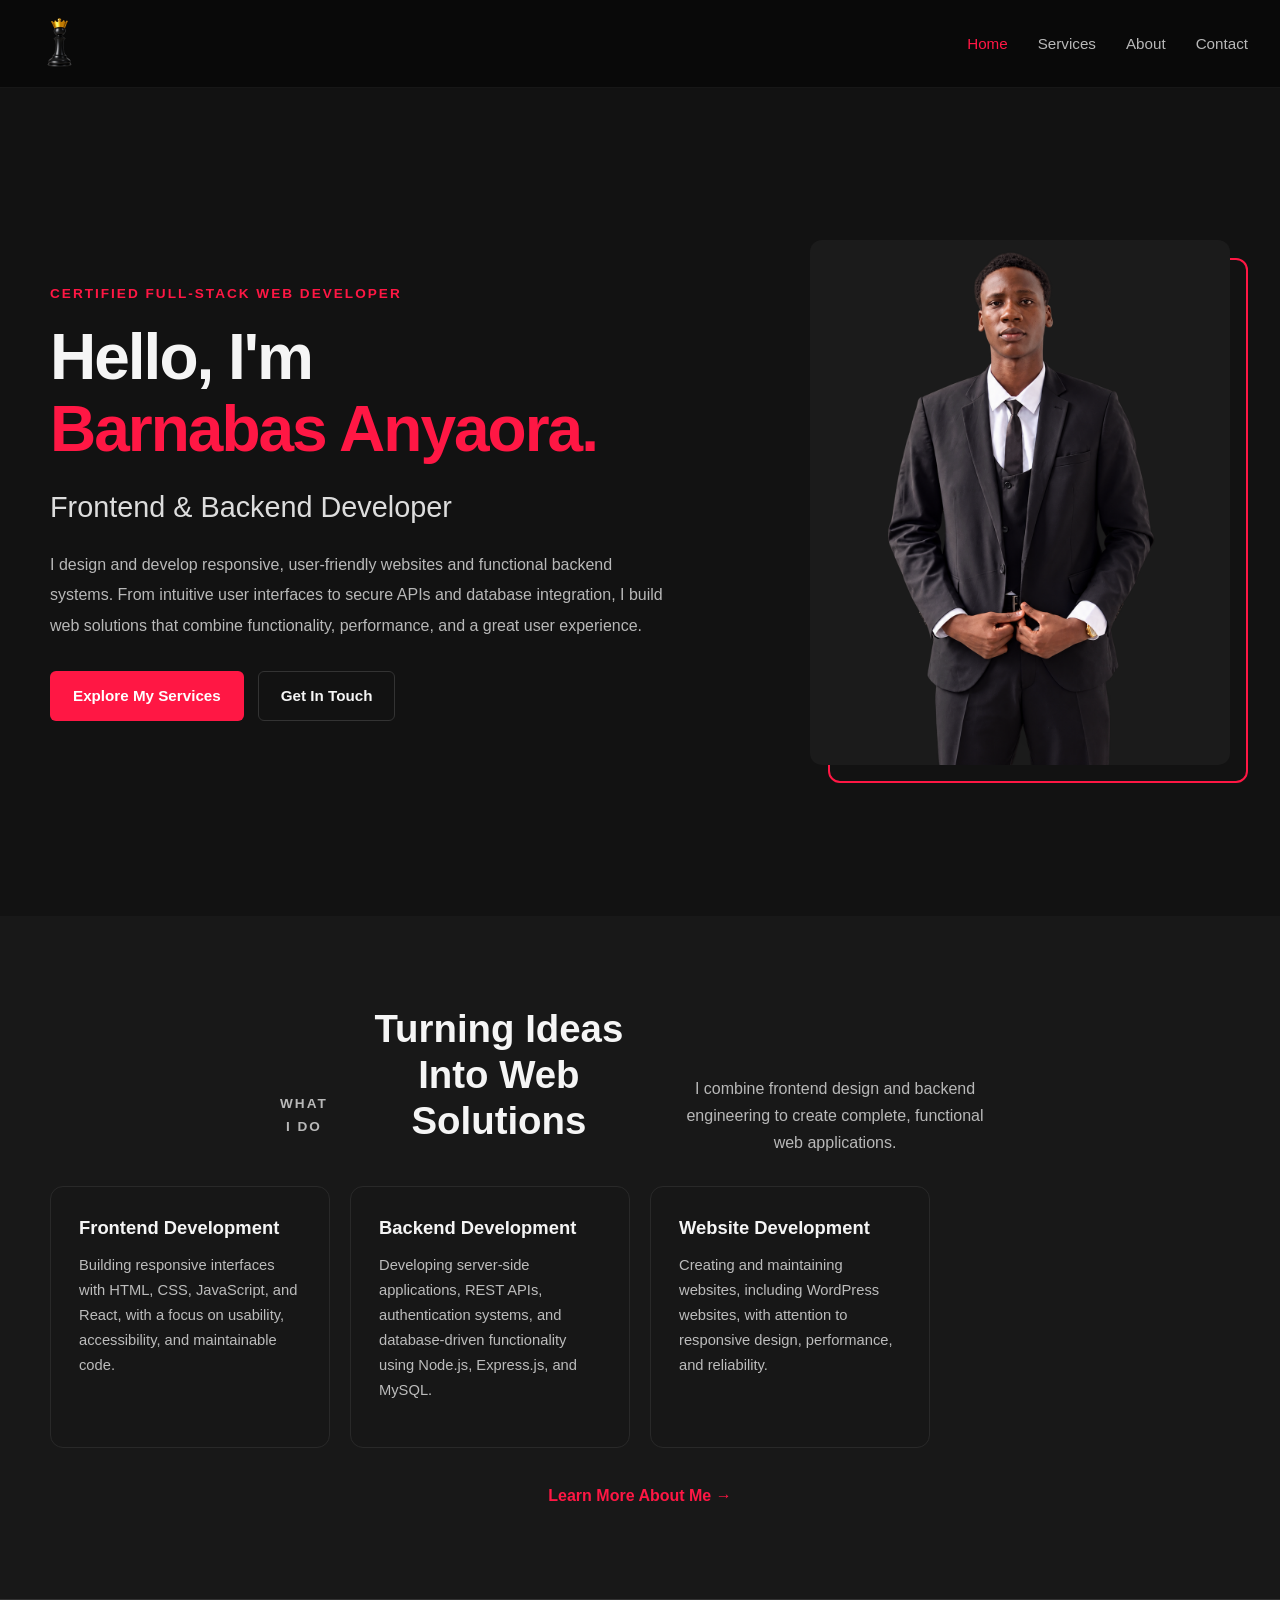
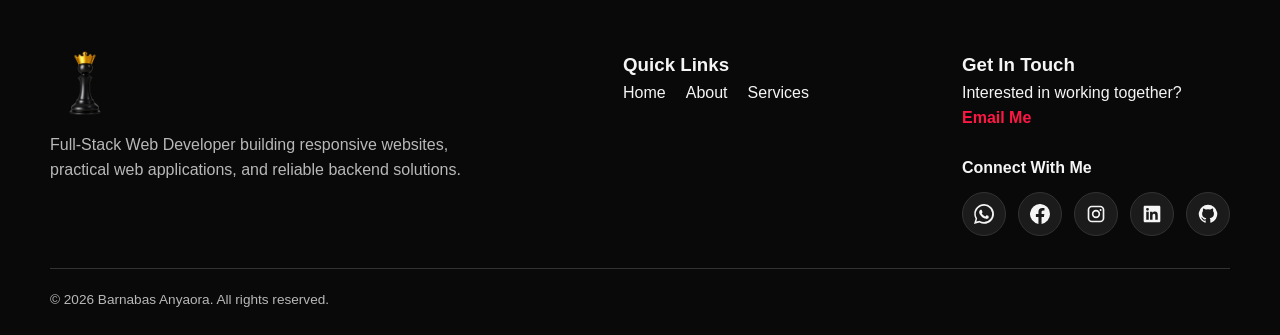
<file: index.html>
<!DOCTYPE html>
<html lang="en">
<head>
    <meta charset="UTF-8">
    <meta name="viewport" content="width=device-width, initial-scale=1.0">

    <meta name="description" content="Portfolio of Barnabas Anyaora, a certified Full-Stack Web Developer specializing in responsive interfaces, backend development, and REST APIs.">

    <meta name="author" content="Barnabas Anyaora">

    <title>Barnabas Anyaora | Full-Stack Web Developer</title>

    <link rel="stylesheet" href="css/style.css">
    <script type="module" src="js/main.js"></script>
</head>

<body>

    <!-- Reusable navigation -->
    <div id="navbar"></div>

    <main>

        <!-- Hero section -->
        <section class="hero">

            <div class="hero-content">

                <p class="hero-greeting">
                    CERTIFIED FULL-STACK WEB DEVELOPER
                </p>

                <h1>
                    Hello, I'm<br>
                    <span>Barnabas Anyaora.</span>
                </h1>

                <h2>
                    Frontend &amp; Backend Developer
                </h2>

                <p class="hero-description">
                    I design and develop responsive, user-friendly websites
                    and functional backend systems. From intuitive user
                    interfaces to secure APIs and database integration,
                    I build web solutions that combine functionality,
                    performance, and a great user experience.
                </p>

                <div class="hero-buttons">

                    <a href="services.html" class="btn btn-primary">
                        Explore My Services
                    </a>

                    <a href="#contact" class="btn btn-secondary">
                        Get In Touch
                    </a>

                </div>

            </div>

            <!-- Developer portrait -->
            <div class="hero-image">
                <img
                    src="images/profile.png"
                    alt="Barnabas Anyaora, Full-Stack Web Developer"
                >
            </div>

        </section>

        <!-- Technical expertise -->
        <section class="expertise">

            <div class="section-heading">
                <p class="section-label">WHAT I DO</p>
                <h2>Turning Ideas Into Web Solutions</h2>
                <p>
                    I combine frontend design and backend engineering
                    to create complete, functional web applications.
                </p>
            </div>

            <div class="expertise-grid">

                <article class="expertise-card">
                    <h3>Frontend Development</h3>
                    <p>
                        Building responsive interfaces with HTML, CSS,
                        JavaScript, and React, with a focus on usability,
                        accessibility, and maintainable code.
                    </p>
                </article>

                <article class="expertise-card">
                    <h3>Backend Development</h3>
                    <p>
                        Developing server-side applications, REST APIs,
                        authentication systems, and database-driven
                        functionality using Node.js, Express.js, and MySQL.
                    </p>
                </article>

                <article class="expertise-card">
                    <h3>Website Development</h3>
                    <p>
                        Creating and maintaining websites, including
                        WordPress websites, with attention to responsive
                        design, performance, and reliability.
                    </p>
                </article>

            </div>

            <a href="about.html" class="text-link">
                Learn More About Me →
            </a>

        </section>

    </main>

    <!-- Reusable contact footer -->
    <div id="footer"></div>

</body>
</html>
</file>
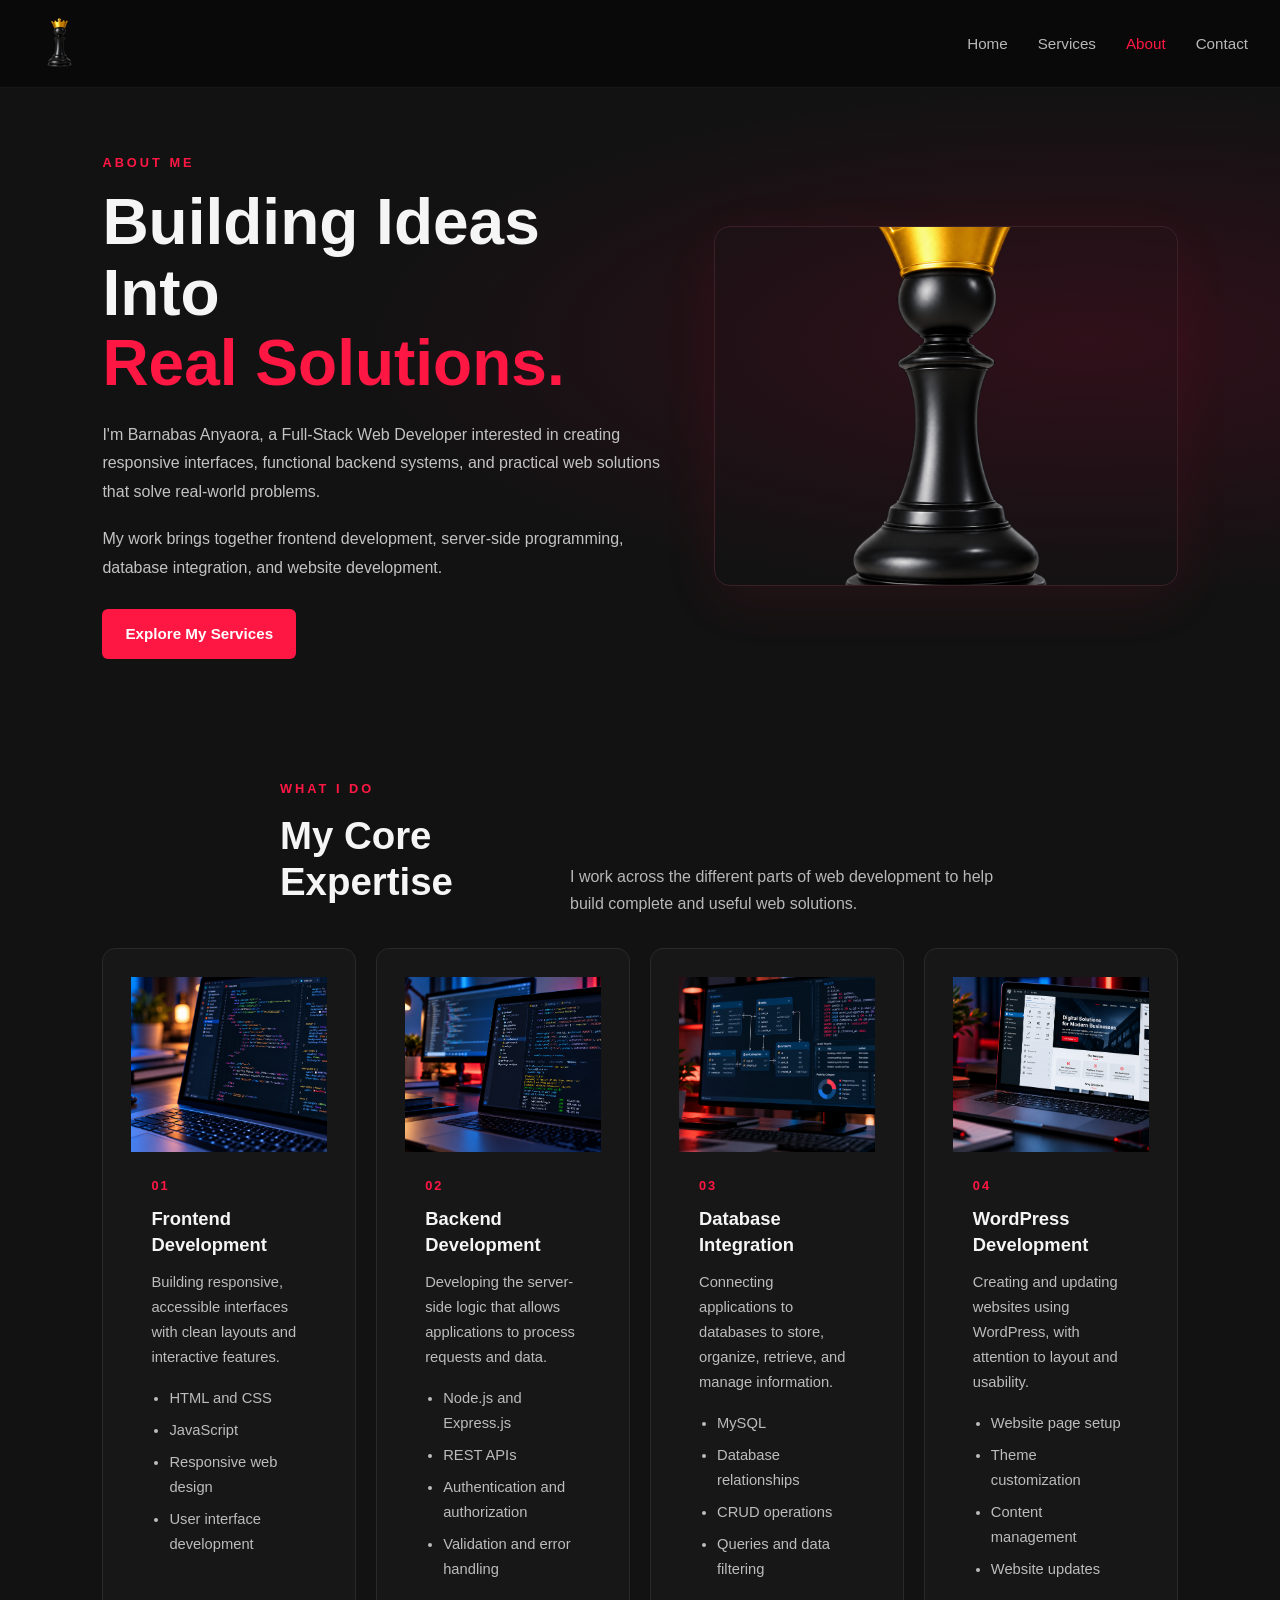
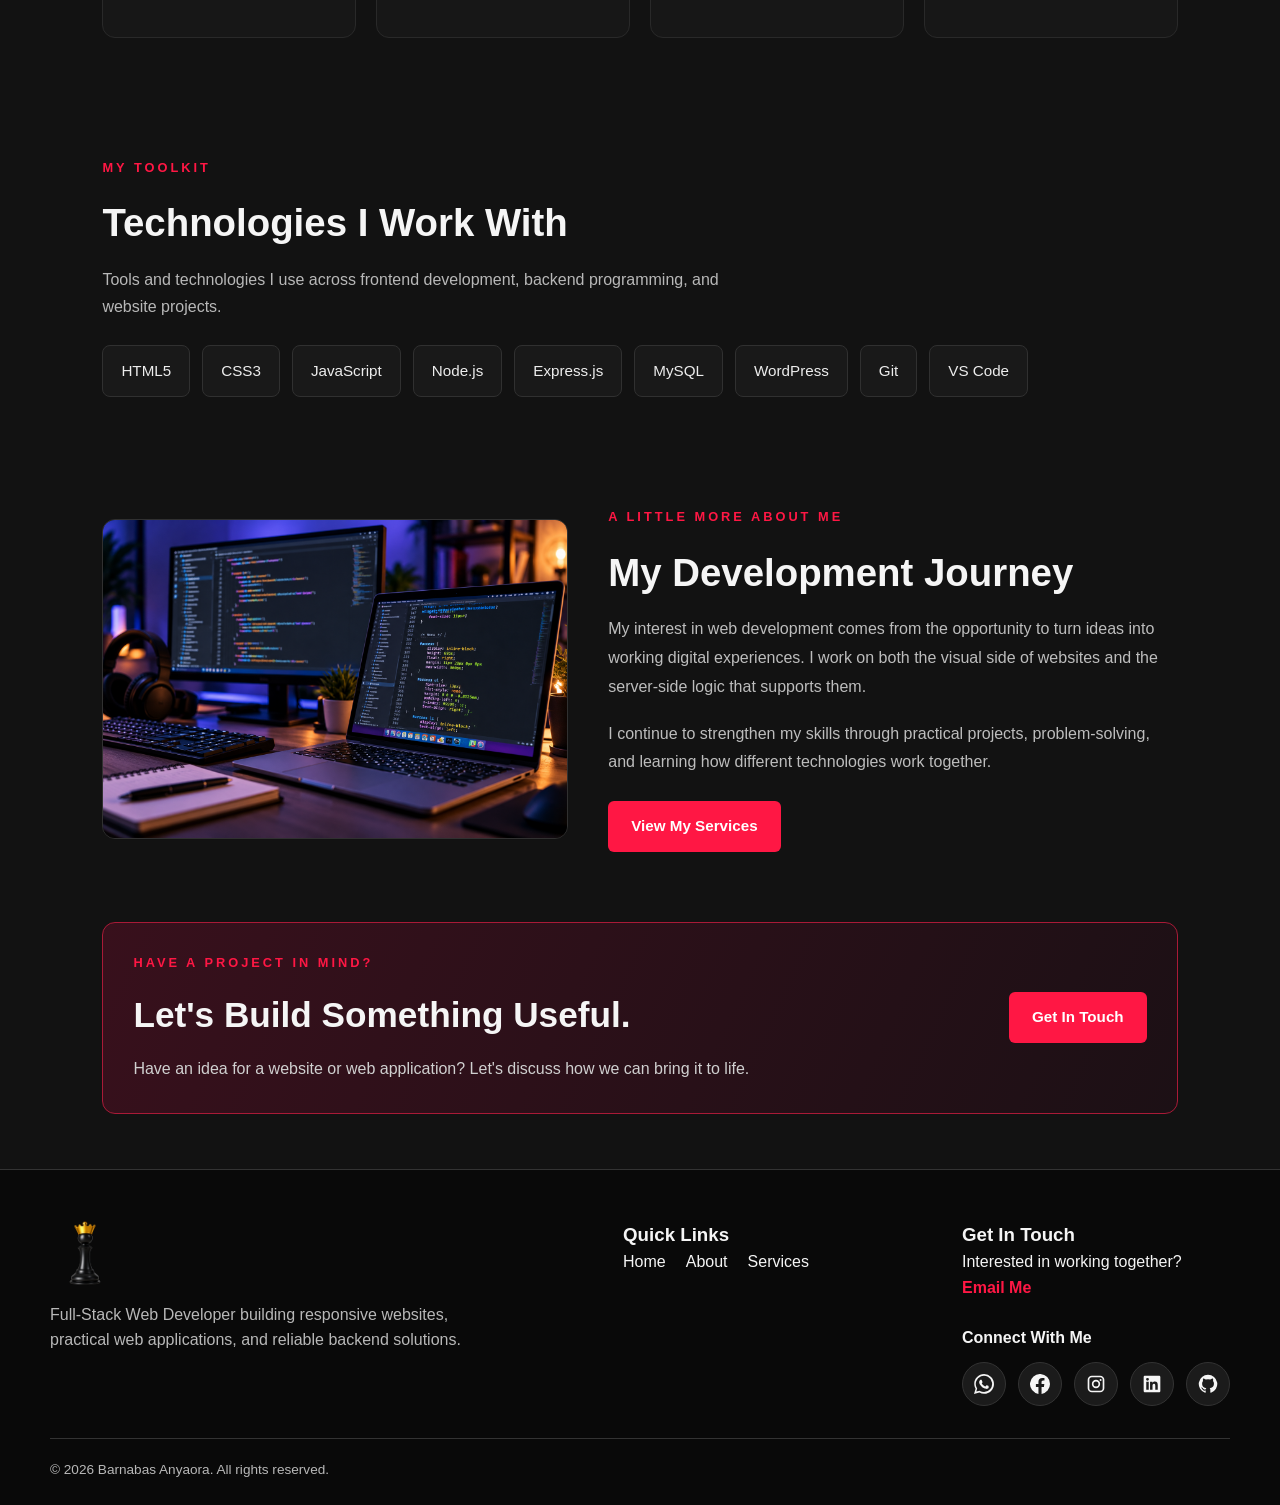
<file: about.html>
<!DOCTYPE html>
<html lang="en">
<head>
    <meta charset="UTF-8">
    <meta name="viewport" content="width=device-width, initial-scale=1.0">
    <meta name="description" content="Learn about Barnabas Anyaora, his web development skills, tools, and approach to building web solutions.">

    <title>About Me | Barnabas Anyaora</title>

    <link rel="stylesheet" href="css/style.css">
    <script type="module" src="js/main.js"></script>
</head>
<body>

    <div id="navbar"></div>

    <main>
        <!-- ABOUT INTRODUCTION -->
        <section class="about-hero">
            <div class="about-hero-text">
                <p class="eyebrow">ABOUT ME</p>

                <h1>
                    Building Ideas Into
                    <span>Real Solutions.</span>
                </h1>

                <p>
                    I'm Barnabas Anyaora, a Full-Stack Web Developer
                    interested in creating responsive interfaces,
                    functional backend systems, and practical web
                    solutions that solve real-world problems.
                </p>

                <p>
                    My work brings together frontend development,
                    server-side programming, database integration,
                    and website development.
                </p>

                <a href="services.html" class="btn btn-primary">
                    Explore My Services
                </a>
            </div>

            <div class="about-hero-image">
                <img
                    src="images/logo.png"
                    alt="Barnabas Anyaora"
                    loading="eager"
                >
            </div>
        </section>

        <!-- CORE EXPERTISE -->
        <section class="about-expertise">
            <div class="section-heading">
                <div>
                    <p class="eyebrow">WHAT I DO</p>
                    <h2>My Core Expertise</h2>
                </div>

                <p>
                    I work across the different parts of web development
                    to help build complete and useful web solutions.
                </p>
            </div>

            <div class="expertise-grid">

                <article class="expertise-card">
                    <img
                        src="images/frontend.png"
                        alt="Frontend web interface and design workspace"
                        loading="lazy"
                    >

                    <div class="expertise-card-content">
                        <span class="expertise-number">01</span>
                        <h3>Frontend Development</h3>
                        <p>
                            Building responsive, accessible interfaces
                            with clean layouts and interactive features.
                        </p>

                        <ul>
                            <li>HTML and CSS</li>
                            <li>JavaScript</li>
                            <li>Responsive web design</li>
                            <li>User interface development</li>
                        </ul>
                    </div>
                </article>

                <article class="expertise-card">
                    <img
                        src="images/backend.png"
                        alt="Backend programming code on a computer screen"
                        loading="lazy"
                    >

                    <div class="expertise-card-content">
                        <span class="expertise-number">02</span>
                        <h3>Backend Development</h3>
                        <p>
                            Developing the server-side logic that allows
                            applications to process requests and data.
                        </p>

                        <ul>
                            <li>Node.js and Express.js</li>
                            <li>REST APIs</li>
                            <li>Authentication and authorization</li>
                            <li>Validation and error handling</li>
                        </ul>
                    </div>
                </article>

                <article class="expertise-card">
                    <img
                        src="images/database.png"
                        alt="Database technology representing data storage"
                        loading="lazy"
                    >

                    <div class="expertise-card-content">
                        <span class="expertise-number">03</span>
                        <h3>Database Integration</h3>
                        <p>
                            Connecting applications to databases to store,
                            organize, retrieve, and manage information.
                        </p>

                        <ul>
                            <li>MySQL</li>
                            <li>Database relationships</li>
                            <li>CRUD operations</li>
                            <li>Queries and data filtering</li>
                        </ul>
                    </div>
                </article>

                <article class="expertise-card">
                    <img
                        src="images/wordpress.png"
                        alt="WordPress website development workspace"
                        loading="lazy"
                    >

                    <div class="expertise-card-content">
                        <span class="expertise-number">04</span>
                        <h3>WordPress Development</h3>
                        <p>
                            Creating and updating websites using WordPress,
                            with attention to layout and usability.
                        </p>

                        <ul>
                            <li>Website page setup</li>
                            <li>Theme customization</li>
                            <li>Content management</li>
                            <li>Website updates</li>
                        </ul>
                    </div>
                </article>

            </div>
        </section>

        <!-- TECHNICAL SKILLS -->
        <section class="technical-skills">
            <p class="eyebrow">MY TOOLKIT</p>
            <h2>Technologies I Work With</h2>

            <p class="skills-intro">
                Tools and technologies I use across frontend development,
                backend programming, and website projects.
            </p>

            <div class="skill-tags">
                <span>HTML5</span>
                <span>CSS3</span>
                <span>JavaScript</span>
                <span>Node.js</span>
                <span>Express.js</span>
                <span>MySQL</span>
                <span>WordPress</span>
                <span>Git</span>
                <span>VS Code</span>
            </div>
        </section>

        <!-- MY JOURNEY -->
        <section class="about-journey">
            <div class="journey-image">
                <img
                    src="images/developer-workspace.png"
                    alt="Developer workspace with laptop and programming tools"
                    loading="lazy"
                >
            </div>

            <div class="journey-content">
                <p class="eyebrow">A LITTLE MORE ABOUT ME</p>
                <h2>My Development Journey</h2>

                <p>
                    My interest in web development comes from the
                    opportunity to turn ideas into working digital
                    experiences. I work on both the visual side of
                    websites and the server-side logic that supports them.
                </p>

                <p>
                    I continue to strengthen my skills through practical
                    projects, problem-solving, and learning how different
                    technologies work together.
                </p>

                <a href="services.html" class="btn btn-primary">
                    View My Services
                </a>
            </div>
        </section>

        <!-- CONTACT CALL TO ACTION -->
        <section class="about-cta">
            <div>
                <p class="eyebrow">HAVE A PROJECT IN MIND?</p>
                <h2>Let's Build Something Useful.</h2>
                <p>
                    Have an idea for a website or web application?
                    Let's discuss how we can bring it to life.
                </p>
            </div>

            <a href="#contact" class="btn btn-primary">
                Get In Touch
            </a>
        </section>
    </main>

    <div id="footer"></div>

</body>
</html>
</file>
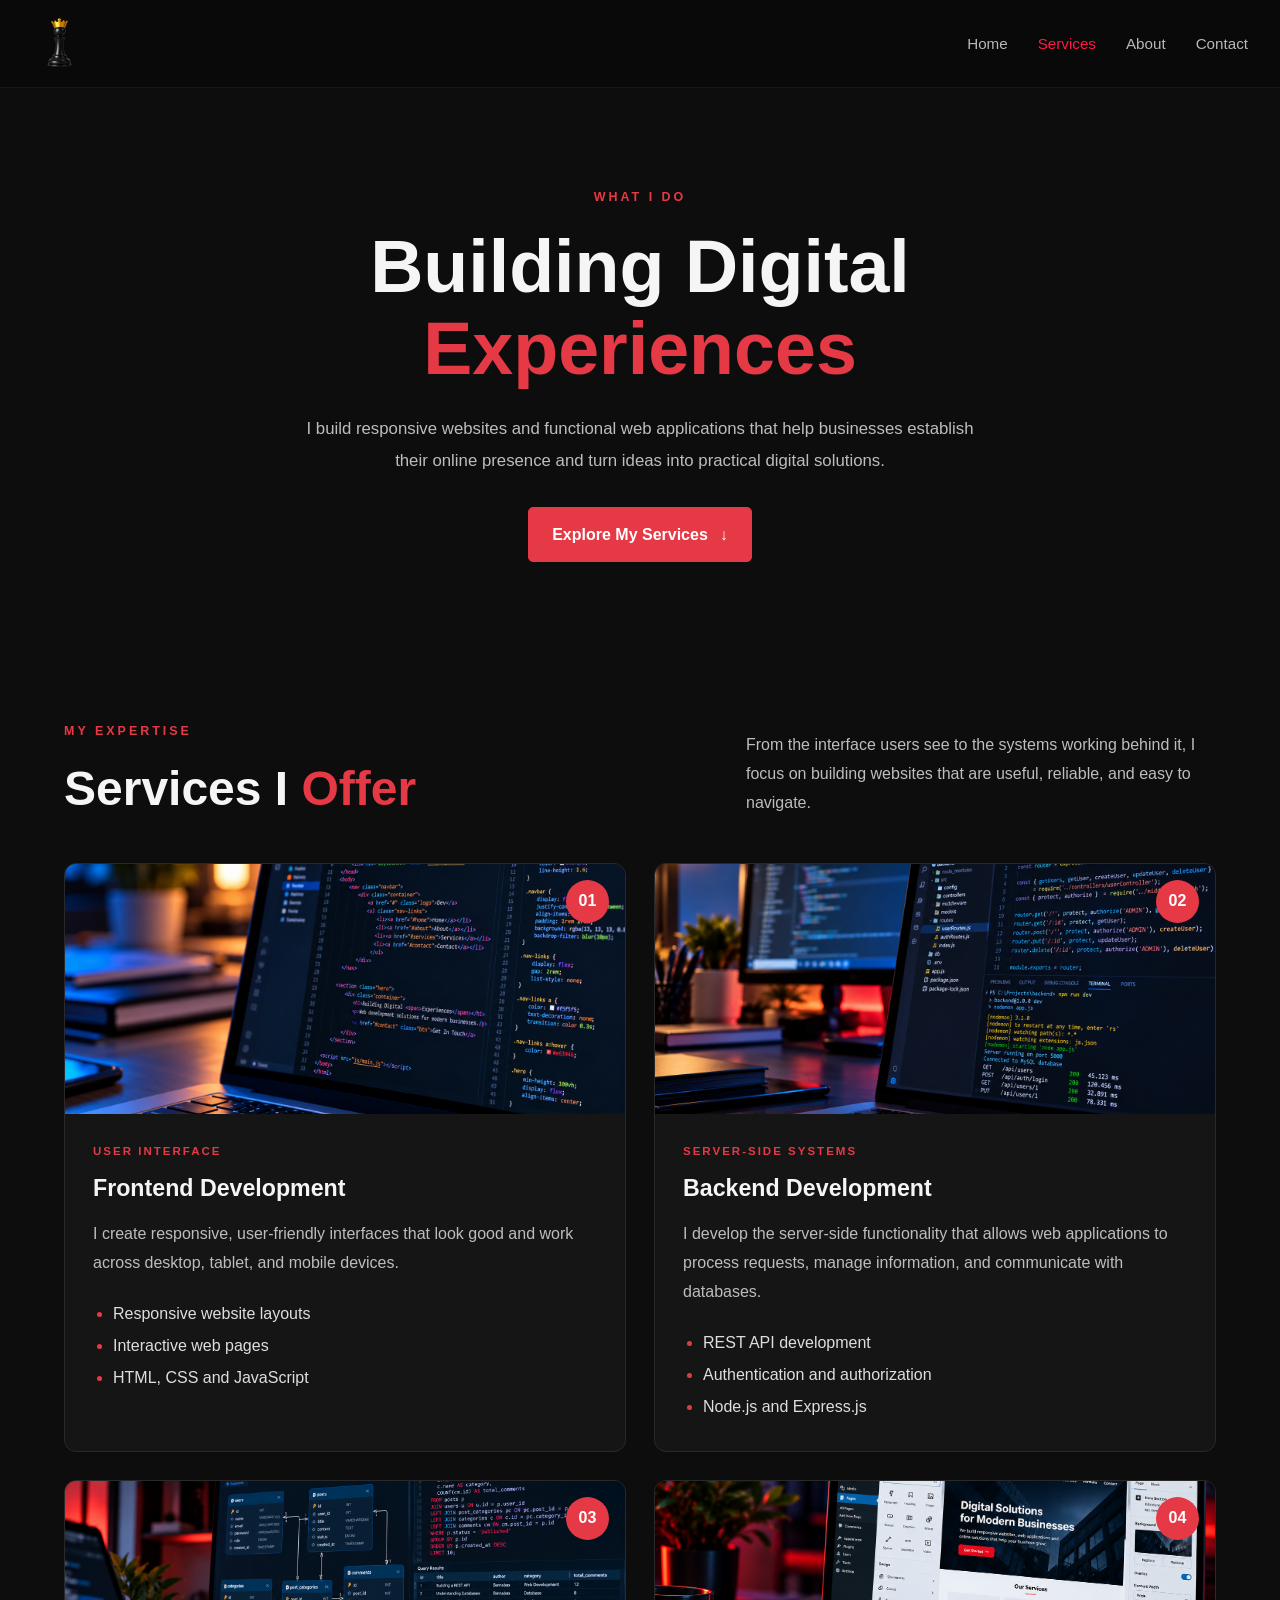
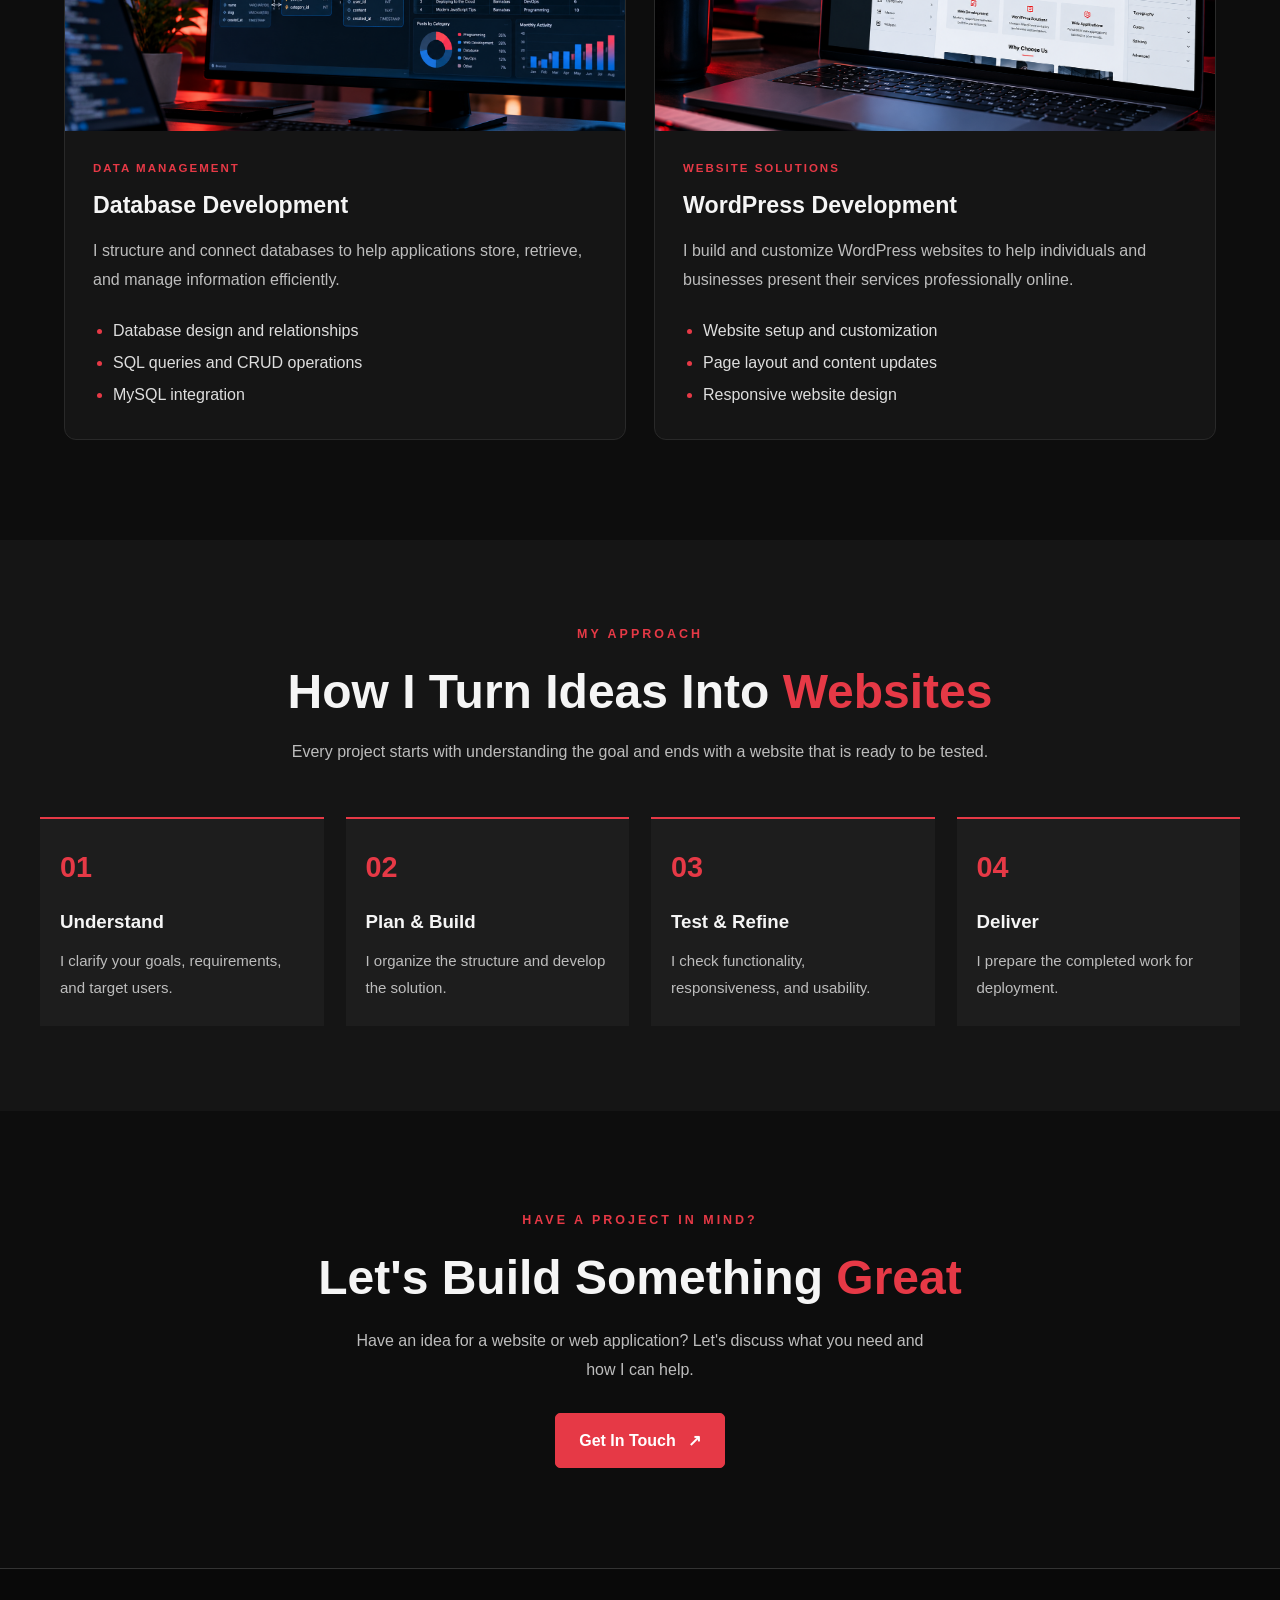
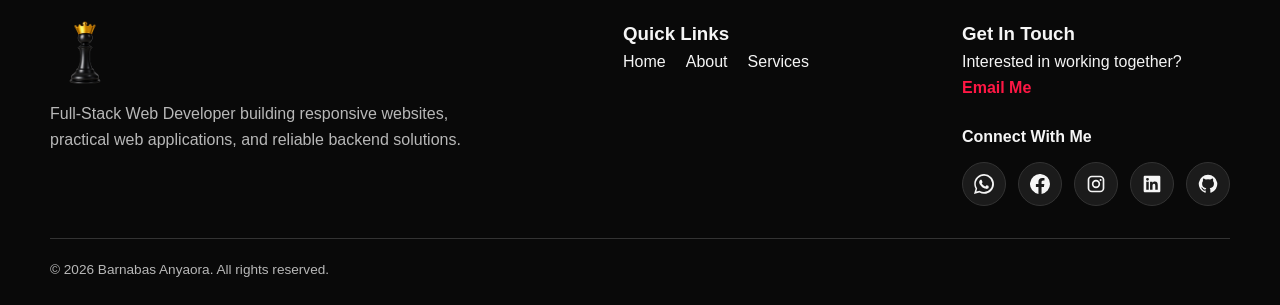
<file: services.html>
<!DOCTYPE html>
<html lang="en">
<head>
    <meta charset="UTF-8">
    <meta name="viewport" content="width=device-width, initial-scale=1.0">
    <meta name="description" content="Web development services by Barnabas Anyaora, including frontend, backend, database, and WordPress development.">
    <title>Services | Barnabas Anyaora</title>
    <link rel="stylesheet" href="css/style.css">
</head>
<body>

    <div id="navbar"></div>

    <main class="services-page">

        <!-- Page Introduction -->
        <section class="services-hero">
            <p class="services-eyebrow">WHAT I DO</p>
            <h1>Building Digital <span>Experiences</span></h1>
            <p class="services-intro">
                I build responsive websites and functional web applications
                that help businesses establish their online presence and
                turn ideas into practical digital solutions.
            </p>
            <a href="#my-services" class="services-button">
                Explore My Services
                <span aria-hidden="true">↓</span>
            </a>
        </section>

        <!-- Services -->
        <section class="services-section" id="my-services">
            <div class="services-section-heading">
                <div>
                    <p class="services-eyebrow">MY EXPERTISE</p>
                    <h2>Services I <span>Offer</span></h2>
                </div>
                <p>
                    From the interface users see to the systems working
                    behind it, I focus on building websites that are
                    useful, reliable, and easy to navigate.
                </p>
            </div>

            <div class="services-grid">

                <article class="service-item">
                    <div class="service-item-image">
                        <img src="images/frontend.png"
                             alt="Frontend web development">
                        <span class="service-number">01</span>
                    </div>
                    <div class="service-item-content">
                        <p class="service-category">USER INTERFACE</p>
                        <h3>Frontend Development</h3>
                        <p>
                            I create responsive, user-friendly interfaces
                            that look good and work across desktop,
                            tablet, and mobile devices.
                        </p>
                        <ul>
                            <li>Responsive website layouts</li>
                            <li>Interactive web pages</li>
                            <li>HTML, CSS and JavaScript</li>
                        </ul>
                    </div>
                </article>

                <article class="service-item">
                    <div class="service-item-image">
                        <img src="images/backend.png"
                             alt="Backend application development">
                        <span class="service-number">02</span>
                    </div>
                    <div class="service-item-content">
                        <p class="service-category">SERVER-SIDE SYSTEMS</p>
                        <h3>Backend Development</h3>
                        <p>
                            I develop the server-side functionality that
                            allows web applications to process requests,
                            manage information, and communicate with databases.
                        </p>
                        <ul>
                            <li>REST API development</li>
                            <li>Authentication and authorization</li>
                            <li>Node.js and Express.js</li>
                        </ul>
                    </div>
                </article>

                <article class="service-item">
                    <div class="service-item-image">
                        <img src="images/database.png"
                             alt="Database development and management">
                        <span class="service-number">03</span>
                    </div>
                    <div class="service-item-content">
                        <p class="service-category">DATA MANAGEMENT</p>
                        <h3>Database Development</h3>
                        <p>
                            I structure and connect databases to help
                            applications store, retrieve, and manage
                            information efficiently.
                        </p>
                        <ul>
                            <li>Database design and relationships</li>
                            <li>SQL queries and CRUD operations</li>
                            <li>MySQL integration</li>
                        </ul>
                    </div>
                </article>

                <article class="service-item">
                    <div class="service-item-image">
                        <img src="images/wordpress.png"
                             alt="WordPress website development">
                        <span class="service-number">04</span>
                    </div>
                    <div class="service-item-content">
                        <p class="service-category">WEBSITE SOLUTIONS</p>
                        <h3>WordPress Development</h3>
                        <p>
                            I build and customize WordPress websites
                            to help individuals and businesses present
                            their services professionally online.
                        </p>
                        <ul>
                            <li>Website setup and customization</li>
                            <li>Page layout and content updates</li>
                            <li>Responsive website design</li>
                        </ul>
                    </div>
                </article>

            </div>
        </section>

        <!-- Work Process -->
        <section class="work-process">
            <div class="process-intro">
                <p class="services-eyebrow">MY APPROACH</p>
                <h2>How I Turn Ideas Into <span>Websites</span></h2>
                <p>
                    Every project starts with understanding the goal
                    and ends with a website that is ready to be tested.
                </p>
            </div>

            <div class="process-steps">
                <article class="process-step">
                    <span>01</span>
                    <h3>Understand</h3>
                    <p>I clarify your goals, requirements, and target users.</p>
                </article>

                <article class="process-step">
                    <span>02</span>
                    <h3>Plan & Build</h3>
                    <p>I organize the structure and develop the solution.</p>
                </article>

                <article class="process-step">
                    <span>03</span>
                    <h3>Test & Refine</h3>
                    <p>I check functionality, responsiveness, and usability.</p>
                </article>

                <article class="process-step">
                    <span>04</span>
                    <h3>Deliver</h3>
                    <p>I prepare the completed work for deployment.</p>
                </article>
            </div>
        </section>

        <!-- Contact Call to Action -->
        <section class="services-cta">
            <p class="services-eyebrow">HAVE A PROJECT IN MIND?</p>
            <h2>Let's Build Something <span>Great</span></h2>
            <p>
                Have an idea for a website or web application?
                Let's discuss what you need and how I can help.
            </p>
            <a href="mailto:anyaorabarnabas@gmail.com"
               class="services-button">
                Get In Touch <span aria-hidden="true">↗</span>
            </a>
        </section>

    </main>

    <div id="footer"></div>

    <script type="module" src="js/main.js"></script>
</body>
</html>
</file>
<file: css/style.css>
/* =========================
   1. GLOBAL RESET
========================= */

* {
    margin: 0;
    padding: 0;
    box-sizing: border-box;
}

:root {
    --bg-color: #121212;
    --surface-color: #1b1b1b;
    --text-color: #f5f5f5;
    --muted-color: #b8b8b8;
    --accent-color: #ff1744;
    --accent-hover: #e60032;
    --border-color: #333333;
}

html {
    scroll-behavior: smooth;
    scroll-padding-top: 90px;
}

body {
    min-height: 100vh;
    background-color: var(--bg-color);
    color: var(--text-color);
    font-family: Arial, Helvetica, sans-serif;
    line-height: 1.6;
}

img {
    display: block;
    max-width: 100%;
}

a {
    color: inherit;
    text-decoration: none;
}

button,
a {
    -webkit-tap-highlight-color: transparent;
}

a:focus-visible,
button:focus-visible {
    outline: 2px solid var(--accent-color);
    outline-offset: 4px;
}


/* =========================
   2. NAVIGATION
========================= */

.site-header {
    width: 100%;
    position: sticky;
    top: 0;
    z-index: 1000;
    background-color: rgba(10, 10, 10, 0.96);
    border-bottom: 1px solid rgba(255, 255, 255, 0.06);
}

.navbar {
    max-width: 1380px;
    min-height: 72px;
    margin: 0 auto;
    padding: 16px 32px;
    display: flex;
    justify-content: space-between;
    align-items: center;
    gap: 24px;
}

.logo {
    font-size: 1.5rem;
    font-weight: 800;
    letter-spacing: -1px;
}

.logo span {
    color: var(--accent-color);
}

.nav-links {
    display: flex;
    align-items: center;
    gap: 30px;
    list-style: none;
}

.nav-links a {
    color: var(--muted-color);
    font-size: 0.95rem;
    transition: color 0.25s ease;
}

.nav-links a:hover,
.nav-links a[aria-current="page"] {
    color: var(--accent-color);
}

.menu-toggle {
    display: none;
    background: transparent;
    color: var(--text-color);
    border: 1px solid var(--border-color);
    border-radius: 6px;
    padding: 8px 12px;
    font-size: 1.3rem;
    cursor: pointer;
}


/* =========================
   3. HERO SECTION
========================= */

.hero {
    width: min(1180px, calc(100% - 64px));
    min-height: calc(100vh - 72px);
    margin: 0 auto;
    padding: 70px 0;
    display: grid;
    grid-template-columns: minmax(0, 1.2fr) minmax(280px, 0.8fr);
    align-items: center;
    gap: clamp(40px, 7vw, 100px);
}

.hero-content {
    max-width: 680px;
}

.hero-greeting,
.section-label {
    margin-bottom: 18px;
    color: var(--accent-color);
    font-size: 0.85rem;
    font-weight: 700;
    letter-spacing: 2px;
}

.hero h1 {
    margin-bottom: 18px;
    font-size: clamp(2.5rem, 5vw, 4.6rem);
    line-height: 1.12;
    letter-spacing: -2px;
    overflow-wrap: anywhere;
}

.hero h1 span {
    color: var(--accent-color);
}

.hero h2 {
    margin-bottom: 20px;
    color: #dddddd;
    font-size: clamp(1.2rem, 2.5vw, 1.8rem);
    font-weight: 500;
}

.hero-description {
    max-width: 620px;
    margin-bottom: 30px;
    color: var(--muted-color);
    font-size: 1rem;
    line-height: 1.9;
}

.hero-buttons {
    display: flex;
    flex-wrap: wrap;
    align-items: center;
    gap: 14px;
}

.btn {
    min-height: 48px;
    padding: 12px 22px;
    display: inline-flex;
    align-items: center;
    justify-content: center;
    border: 1px solid transparent;
    border-radius: 6px;
    font-size: 0.95rem;
    font-weight: 600;
    text-align: center;
    transition:
        background-color 0.25s ease,
        border-color 0.25s ease,
        transform 0.25s ease;
}

.btn:hover {
    transform: translateY(-2px);
}

.btn-primary {
    background-color: var(--accent-color);
    color: #ffffff;
}

.btn-primary:hover {
    background-color: var(--accent-hover);
}

.btn-secondary {
    border-color: var(--border-color);
    color: var(--text-color);
}

.btn-secondary:hover {
    border-color: var(--accent-color);
}


/* =========================
   4. DEVELOPER PORTRAIT
========================= */

.hero-image {
    width: 100%;
    max-width: 420px;
    justify-self: end;
    position: relative;
}

.hero-image::before {
    content: "";
    position: absolute;
    inset: 18px -18px -18px 18px;
    border: 2px solid var(--accent-color);
    border-radius: 12px;
    z-index: 0;
}

.hero-image img {
    position: relative;
    z-index: 1;
    width: 100%;
    aspect-ratio: 4 / 5;
    object-fit: cover;
    object-position: center top;
    border-radius: 12px;
    background-color: var(--surface-color);
}


/* =========================
   5. EXPERTISE SECTION
========================= */

.expertise {
    padding: 90px 32px;
    background-color: #181818;
    text-align: center;
}

.section-heading {
    max-width: 720px;
    margin: 0 auto 45px;
}

.section-heading h2,
.intro h2 {
    margin-bottom: 16px;
    font-size: clamp(1.8rem, 4vw, 2.8rem);
    line-height: 1.2;
}

.section-heading > p:last-child,
.intro > p {
    color: var(--muted-color);
}

.expertise-grid {
    width: min(1180px, 100%);
    margin: 0 auto 35px;
    display: grid;
    grid-template-columns: repeat(3, minmax(0, 1fr));
    gap: 24px;
    text-align: left;
}

.expertise-card {
    padding: 28px;
    background-color: var(--bg-color);
    border: 1px solid var(--border-color);
    border-radius: 10px;
    transition:
        transform 0.25s ease,
        border-color 0.25s ease;
}

.expertise-card:hover {
    transform: translateY(-5px);
    border-color: var(--accent-color);
}

.expertise-card h3 {
    margin-bottom: 14px;
    font-size: 1.2rem;
}

.expertise-card p {
    color: var(--muted-color);
    font-size: 0.95rem;
    line-height: 1.8;
}

.text-link {
    display: inline-block;
    color: var(--accent-color);
    font-weight: 600;
}

.text-link:hover {
    text-decoration: underline;
    text-underline-offset: 5px;
}


/* =========================
   6. INTRODUCTION SECTION
========================= */

.intro {
    max-width: 850px;
    margin: 0 auto;
    padding: 90px 32px;
    text-align: center;
}

.intro > p {
    margin-bottom: 24px;
}


/* =========================
   7. SHARED FOOTER
========================= */

.site-footer {
    padding: 50px 32px 24px;
    background-color: #090909;
    border-top: 1px solid var(--border-color);
}

.footer-content {
    max-width: 1180px;
    margin: 0 auto;
    display: flex;
    justify-content: space-between;
    align-items: flex-start;
    flex-wrap: wrap;
    gap: 30px;
}

.footer-description {
    max-width: 420px;
    color: var(--muted-color);
}

.footer-links {
    display: flex;
    flex-wrap: wrap;
    gap: 20px;
}

.footer-links a:hover {
    color: var(--accent-color);
}

.footer-bottom {
    max-width: 1180px;
    margin: 32px auto 0;
    padding-top: 20px;
    border-top: 1px solid var(--border-color);
    color: var(--muted-color);
    font-size: 0.85rem;
}


/* =========================
   8. TABLET RESPONSIVENESS
========================= */

@media (max-width: 900px) {
    .hero {
        width: min(100% - 48px, 720px);
        min-height: auto;
        grid-template-columns: minmax(0, 1fr) minmax(220px, 0.75fr);
        gap: 35px;
        padding: 80px 0;
    }

    .hero h1 {
        letter-spacing: -1px;
    }

    .expertise-grid {
        grid-template-columns: repeat(2, minmax(0, 1fr));
    }
}


/* =========================
   9. MOBILE RESPONSIVENESS
========================= */

@media (max-width: 640px) {
    .navbar {
        min-height: 64px;
        padding: 12px 20px;
    }

    .menu-toggle {
        display: inline-flex;
        align-items: center;
        justify-content: center;
    }

    .nav-links {
        position: absolute;
        top: 100%;
        left: 0;
        right: 0;
        display: none;
        flex-direction: column;
        align-items: stretch;
        gap: 0;
        padding: 8px 20px 16px;
        background-color: #090909;
        border-bottom: 1px solid var(--border-color);
    }

    .nav-links.is-open {
        display: flex;
    }

    .nav-links a {
        display: block;
        padding: 12px 0;
    }

    .hero {
        width: calc(100% - 40px);
        grid-template-columns: minmax(0, 1fr);
        gap: 42px;
        padding: 65px 0 75px;
    }

    .hero-content {
        order: 1;
    }

    .hero-image {
        width: min(100%, 320px);
        justify-self: center;
        order: 2;
    }

    .hero h1 {
        font-size: clamp(2.3rem, 10vw, 3.4rem);
    }

    .hero-description {
        font-size: 0.95rem;
    }

    .hero-buttons {
        align-items: stretch;
        flex-direction: column;
    }

    .btn {
        width: 100%;
    }

    .expertise {
        padding: 65px 20px;
    }

    .expertise-grid {
        grid-template-columns: minmax(0, 1fr);
        gap: 16px;
    }

    .expertise-card {
        padding: 24px;
    }

    .intro {
        padding: 65px 20px;
    }

    .site-footer {
        padding: 40px 20px 20px;
    }

    .footer-content {
        flex-direction: column;
    }

    .footer-links {
        gap: 16px;
    }
}


/* =========================
   10. REDUCED MOTION
========================= */

@media (prefers-reduced-motion: reduce) {
    html {
        scroll-behavior: auto;
    }

    *,
    *::before,
    *::after {
        transition-duration: 0.01ms !important;
        animation-duration: 0.01ms !important;
        animation-iteration-count: 1 !important;
    }
}

/* Social media links in the footer */

.social-heading {
    margin-top: 24px;
    margin-bottom: 12px;
    font-size: 1rem;
}

.social-links {
    display: flex;
    flex-wrap: wrap;
    align-items: center;
    gap: 12px;
    margin-top: 12px;
}

.social-link {
    width: 44px;
    height: 44px;
    display: inline-flex;
    align-items: center;
    justify-content: center;
    color: var(--text-color);
    background-color: var(--surface-color);
    border: 1px solid var(--border-color);
    border-radius: 50%;
    transition:
        color 0.25s ease,
        background-color 0.25s ease,
        border-color 0.25s ease,
        transform 0.25s ease;
}

.social-link svg {
    width: 20px;
    height: 20px;
    fill: currentColor;
}

.social-link:hover {
    color: #ffffff;
    background-color: var(--accent-color);
    border-color: var(--accent-color);
    transform: translateY(-3px);
}

.social-link:focus-visible {
    outline: 2px solid var(--accent-color);
    outline-offset: 4px;
}

@media (max-width: 640px) {
    .social-links {
        gap: 14px;
    }

    .social-link {
        width: 46px;
        height: 46px;
    }
}

/* =========================
   ABOUT PAGE — VISUAL DESIGN
========================= */

.about-hero {
    display: grid;
    grid-template-columns: 1.1fr 0.9fr;
    align-items: center;
    gap: 45px;
    padding: 65px 8%;
    min-height: 440px;
    overflow: hidden;
    background:
        radial-gradient(ellipse at 85% 40%, #30101a 0%, transparent 48%),
        var(--bg-color);
}

.about-hero-text {
    max-width: 620px;
}

.eyebrow {
    margin-bottom: 14px;
    color: #ff1744;
    font-size: 0.8rem;
    font-weight: 700;
    letter-spacing: 3px;
    text-transform: uppercase;
}

.about-hero h1 {
    margin-bottom: 22px;
    font-size: clamp(2.4rem, 5vw, 4rem);
    line-height: 1.1;
}

.about-hero h1 span {
    display: block;
    color: #ff1744;
}

.about-hero-text > p:not(.eyebrow) {
    margin-bottom: 18px;
    color: #c3c3c3;
    line-height: 1.8;
}

.about-hero-text .btn {
    margin-top: 8px;
}

.about-hero-image {
    height: 360px;
    overflow: hidden;
    border: 1px solid #3b2028;
    border-radius: 16px;
    box-shadow: 0 15px 55px #ff174415;
}

.about-hero-image img {
    width: 100%;
    height: 100%;
    display: block;
    object-fit: cover;
    object-position: center;
}

/* EXPERTISE SECTION */

.about-expertise,
.technical-skills,
.about-journey {
    padding: 55px 8%;
}

.section-heading {
    display: flex;
    justify-content: space-between;
    align-items: end;
    gap: 30px;
    margin-bottom: 30px;
}

.section-heading h2,
.technical-skills h2,
.journey-content h2 {
    margin-bottom: 12px;
    font-size: clamp(1.8rem, 3vw, 2.5rem);
}

.section-heading > p {
    max-width: 430px;
    color: #b8b8b8;
    line-height: 1.7;
}

.expertise-grid {
    display: grid;
    grid-template-columns: repeat(4, minmax(0, 1fr));
    gap: 20px;
}

.expertise-card {
    min-width: 0;
    overflow: hidden;
    background: #171717;
    border: 1px solid #292929;
    border-radius: 13px;
    transition: transform 0.25s ease, border-color 0.25s ease;
}

.expertise-card:hover {
    transform: translateY(-6px);
    border-color: #ff1744;
}

.expertise-card > img {
    display: block;
    width: 100%;
    height: 175px;
    object-fit: cover;
    transition: transform 0.35s ease;
}

.expertise-card:hover > img {
    transform: scale(1.04);
}

.expertise-card-content {
    padding: 20px;
}

.expertise-number {
    display: inline-block;
    margin-bottom: 10px;
    color: #ff1744;
    font-size: 0.8rem;
    font-weight: 700;
    letter-spacing: 2px;
}

.expertise-card h3 {
    margin-bottom: 12px;
    font-size: 1.15rem;
    line-height: 1.4;
}

.expertise-card p,
.expertise-card li {
    color: #bcbcbc;
    font-size: 0.92rem;
    line-height: 1.7;
}

.expertise-card p {
    margin-bottom: 16px;
}

.expertise-card ul {
    padding-left: 18px;
}

.expertise-card li {
    margin-bottom: 7px;
}

/* TECHNICAL SKILLS */

.technical-skills {
    padding-top: 30px;
}

.skills-intro {
    max-width: 620px;
    margin-bottom: 25px;
    color: #b8b8b8;
    line-height: 1.7;
}

.skill-tags {
    display: flex;
    flex-wrap: wrap;
    gap: 12px;
}

.skill-tags span {
    padding: 13px 18px;
    color: #ededed;
    background: #191919;
    border: 1px solid #303030;
    border-radius: 8px;
    font-size: 0.95rem;
    transition: border-color 0.2s ease, color 0.2s ease;
}

.skill-tags span:hover {
    color: #ff1744;
    border-color: #ff1744;
}

/* DEVELOPMENT JOURNEY */

.about-journey {
    display: grid;
    grid-template-columns: 0.9fr 1.1fr;
    align-items: center;
    gap: 40px;
}

.journey-image {
    height: 320px;
    overflow: hidden;
    border-radius: 13px;
    border: 1px solid #303030;
}

.journey-image img {
    width: 100%;
    height: 100%;
    display: block;
    object-fit: cover;
}

.journey-content > p:not(.eyebrow) {
    margin-bottom: 18px;
    color: #bdbdbd;
    line-height: 1.8;
}

.journey-content .btn {
    margin-top: 6px;
}

/* CALL TO ACTION */

.about-cta {
    display: flex;
    justify-content: space-between;
    align-items: center;
    gap: 25px;
    margin: 15px 8% 55px;
    padding: 30px;
    background: linear-gradient(115deg, #38101c, #1c1015);
    border: 1px solid #a91a37;
    border-radius: 13px;
}

.about-cta h2 {
    margin-bottom: 12px;
    font-size: clamp(1.5rem, 3vw, 2.2rem);
}

.about-cta div > p:not(.eyebrow) {
    max-width: 620px;
    color: #d0d0d0;
    line-height: 1.7;
}

/* TABLET */

@media (max-width: 1000px) {
    .expertise-grid {
        grid-template-columns: repeat(2, minmax(0, 1fr));
    }

    .about-hero {
        gap: 28px;
    }

    .about-hero-image {
        height: 320px;
    }
}

/* MOBILE */

@media (max-width: 650px) {
    .about-hero {
        grid-template-columns: 1fr;
        padding: 45px 6%;
    }

    .about-hero-image {
        height: 300px;
    }

    .about-expertise,
    .technical-skills,
    .about-journey {
        padding: 40px 6%;
    }

    .section-heading {
        display: block;
    }

    .section-heading > p {
        margin-top: 12px;
    }

    .expertise-grid {
        grid-template-columns: 1fr;
    }

    .expertise-card > img {
        height: 220px;
    }

    .about-journey {
        grid-template-columns: 1fr;
        gap: 25px;
    }

    .journey-image {
        height: 250px;
    }

    .about-cta {
        align-items: flex-start;
        flex-direction: column;
        margin: 10px 6% 40px;
        padding: 25px;
    }
}

@media (prefers-reduced-motion: reduce) {
    .expertise-card,
    .expertise-card > img,
    .skill-tags span {
        transition: none;
    }

    .expertise-card:hover,
    .expertise-card:hover > img {
        transform: none;
    }
}

/* ==========================
   SERVICES PAGE REDESIGN
========================== */

.services-page {
    color: #f5f5f5;
    background: #0d0d0d;
}

.services-page span {
    color: #e63946;
}

.services-hero {
    max-width: 1100px;
    margin: auto;
    padding: 100px 24px 90px;
    text-align: center;
}

.services-eyebrow {
    color: #e63946;
    font-size: 0.78rem;
    font-weight: 700;
    letter-spacing: 3px;
    margin-bottom: 18px;
}

.services-hero h1 {
    max-width: 850px;
    margin: 0 auto 22px;
    font-size: clamp(2.5rem, 6vw, 4.6rem);
    line-height: 1.12;
}

.services-intro {
    max-width: 680px;
    margin: 0 auto 30px;
    color: #bdbdbd;
    font-size: 1.05rem;
    line-height: 1.9;
}

.services-button {
    display: inline-flex;
    align-items: center;
    gap: 12px;
    padding: 14px 23px;
    border: 1px solid #e63946;
    border-radius: 5px;
    background: #e63946;
    color: #ffffff;
    text-decoration: none;
    font-weight: 600;
    transition: background 0.25s, transform 0.25s;
}

.services-button span {
    color: #ffffff;
}

.services-button:hover {
    background: #c92533;
    transform: translateY(-2px);
}

.services-section {
    max-width: 1200px;
    margin: auto;
    padding: 70px 24px 100px;
}

.services-section-heading {
    display: flex;
    align-items: end;
    justify-content: space-between;
    gap: 35px;
    margin-bottom: 45px;
}

.services-section-heading h2,
.process-intro h2,
.services-cta h2 {
    font-size: clamp(2rem, 4vw, 3rem);
    line-height: 1.2;
    margin: 0;
}

.services-section-heading > p {
    max-width: 470px;
    color: #bdbdbd;
    line-height: 1.8;
    margin: 0;
}

.services-grid {
    display: grid;
    grid-template-columns: repeat(2, minmax(0, 1fr));
    gap: 28px;
}

.service-item {
    overflow: hidden;
    border: 1px solid #292929;
    border-radius: 12px;
    background: #151515;
    transition: transform 0.25s, border-color 0.25s;
}

.service-item:hover {
    transform: translateY(-5px);
    border-color: #e63946;
}

.service-item-image {
    position: relative;
    height: 250px;
    overflow: hidden;
    background: #20151a;
}

.service-item-image img {
    width: 100%;
    height: 100%;
    display: block;
    object-fit: cover;
    transition: transform 0.35s;
}

.service-item:hover .service-item-image img {
    transform: scale(1.04);
}

.service-number {
    position: absolute;
    top: 16px;
    right: 16px;
    display: grid;
    place-items: center;
    width: 43px;
    height: 43px;
    border-radius: 50%;
    background: #e63946;
    color: #ffffff !important;
    font-weight: 700;
}

.service-item-content {
    padding: 28px;
}

.service-category {
    color: #e63946;
    font-size: 0.72rem;
    font-weight: 700;
    letter-spacing: 2px;
}

.service-item-content h3 {
    margin: 10px 0 13px;
    font-size: 1.45rem;
}

.service-item-content > p:not(.service-category) {
    color: #bdbdbd;
    line-height: 1.8;
}

.service-item-content ul {
    padding-left: 20px;
    margin: 20px 0 0;
    color: #dedede;
    line-height: 2;
}

.service-item-content li::marker {
    color: #e63946;
}

/* Development process */

.work-process {
    padding: 85px 24px;
    background: #151515;
}

.process-intro {
    max-width: 720px;
    margin: 0 auto 50px;
    text-align: center;
}

.process-intro > p:last-child {
    margin-top: 18px;
    color: #bdbdbd;
    line-height: 1.8;
}

.process-steps {
    display: grid;
    grid-template-columns: repeat(4, minmax(0, 1fr));
    gap: 22px;
    max-width: 1200px;
    margin: auto;
}

.process-step {
    padding: 25px 20px;
    border-top: 2px solid #e63946;
    background: #1d1d1d;
}

.process-step > span {
    color: #e63946;
    font-size: 1.8rem;
    font-weight: 700;
}

.process-step h3 {
    margin: 17px 0 10px;
}

.process-step p {
    color: #bdbdbd;
    font-size: 0.94rem;
    line-height: 1.8;
}

/* Contact section */

.services-cta {
    max-width: 850px;
    margin: 0 auto;
    padding: 100px 24px;
    text-align: center;
}

.services-cta > p:not(.services-eyebrow) {
    max-width: 600px;
    margin: 20px auto 28px;
    color: #bdbdbd;
    line-height: 1.8;
}

/* Responsive layout */

@media (max-width: 800px) {
    .services-section-heading {
        align-items: flex-start;
        flex-direction: column;
    }

    .process-steps {
        grid-template-columns: repeat(2, minmax(0, 1fr));
    }
}

@media (max-width: 600px) {
    .services-hero {
        padding: 75px 20px;
    }

    .services-section {
        padding: 55px 18px 70px;
    }

    .services-grid {
        grid-template-columns: 1fr;
        gap: 22px;
    }

    .service-item-image {
        height: 220px;
    }

    .service-item-content {
        padding: 23px;
    }

    .process-steps {
        grid-template-columns: 1fr;
    }

    .work-process {
        padding: 65px 18px;
    }

    .services-cta {
        padding: 75px 20px;
    }
}

/* Navbar logo image */
.navbar .logo {
    display: inline-flex;
    align-items: center;
    text-decoration: none;
}

.navbar .logo img {
    display: block;
    width: 55px;
    height: 55px;
    object-fit: contain;
}

/* Footer logo image */
.footer-logo-link {
    display: inline-flex;
    align-items: center;
    margin-bottom: 12px;
}

.footer-logo {
    display: block;
    width: 70px;
    height: 70px;
    object-fit: contain;
}
</file>
